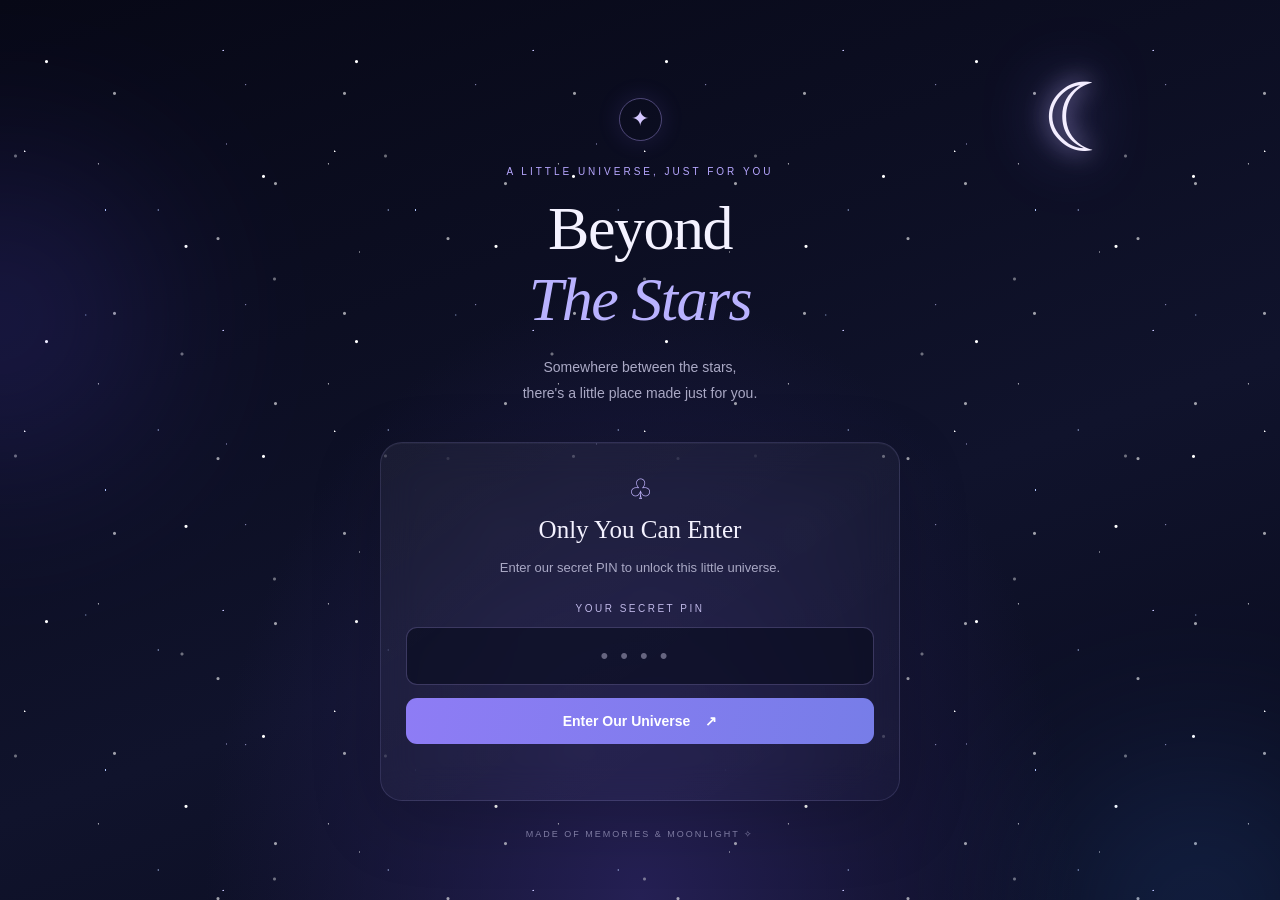
<file: index.html>
<!DOCTYPE html>
<html lang="en">
<head>
  <meta charset="UTF-8">
  <meta name="viewport" content="width=device-width, initial-scale=1.0">
  <meta name="theme-color" content="#070816">
  <title>Beyond The Stars ✦</title>
  <link rel="stylesheet" href="style.css">
</head>
<body>
  <div class="sky" aria-hidden="true">
    <div class="stars"></div>
    <div class="moon" id="moon">☾</div>
    <div class="glow glow-one"></div>
    <div class="glow glow-two"></div>
  </div>

  <main class="lock-container">
    <div class="planet-icon">✦</div>

    <p class="eyebrow">A LITTLE UNIVERSE, JUST FOR YOU</p>

    <h1>Beyond <span>The Stars</span></h1>

    <p class="subtitle">
      Somewhere between the stars,<br>
      there's a little place made just for you.
    </p>

    <div class="lock-card">
      <div class="lock-icon">♧</div>
      <h2>Only You Can Enter</h2>
      <p class="lock-description">
        Enter our secret PIN to unlock this little universe.
      </p>

      <form id="pinForm">
        <label for="pin">YOUR SECRET PIN</label>
        <input
          type="password"
          id="pin"
          placeholder="••••"
          inputmode="numeric"
          maxlength="4"
          autocomplete="off"
          required
        >

        <button type="submit" id="unlockBtn">
          Enter Our Universe <span>↗</span>
        </button>

        <p id="message" role="status" aria-live="polite"></p>
      </form>
    </div>

    <p class="bottom-note">MADE OF MEMORIES & MOONLIGHT ✧</p>
  </main>

  <script src="script.js"></script>
</body>
</html>
</file>
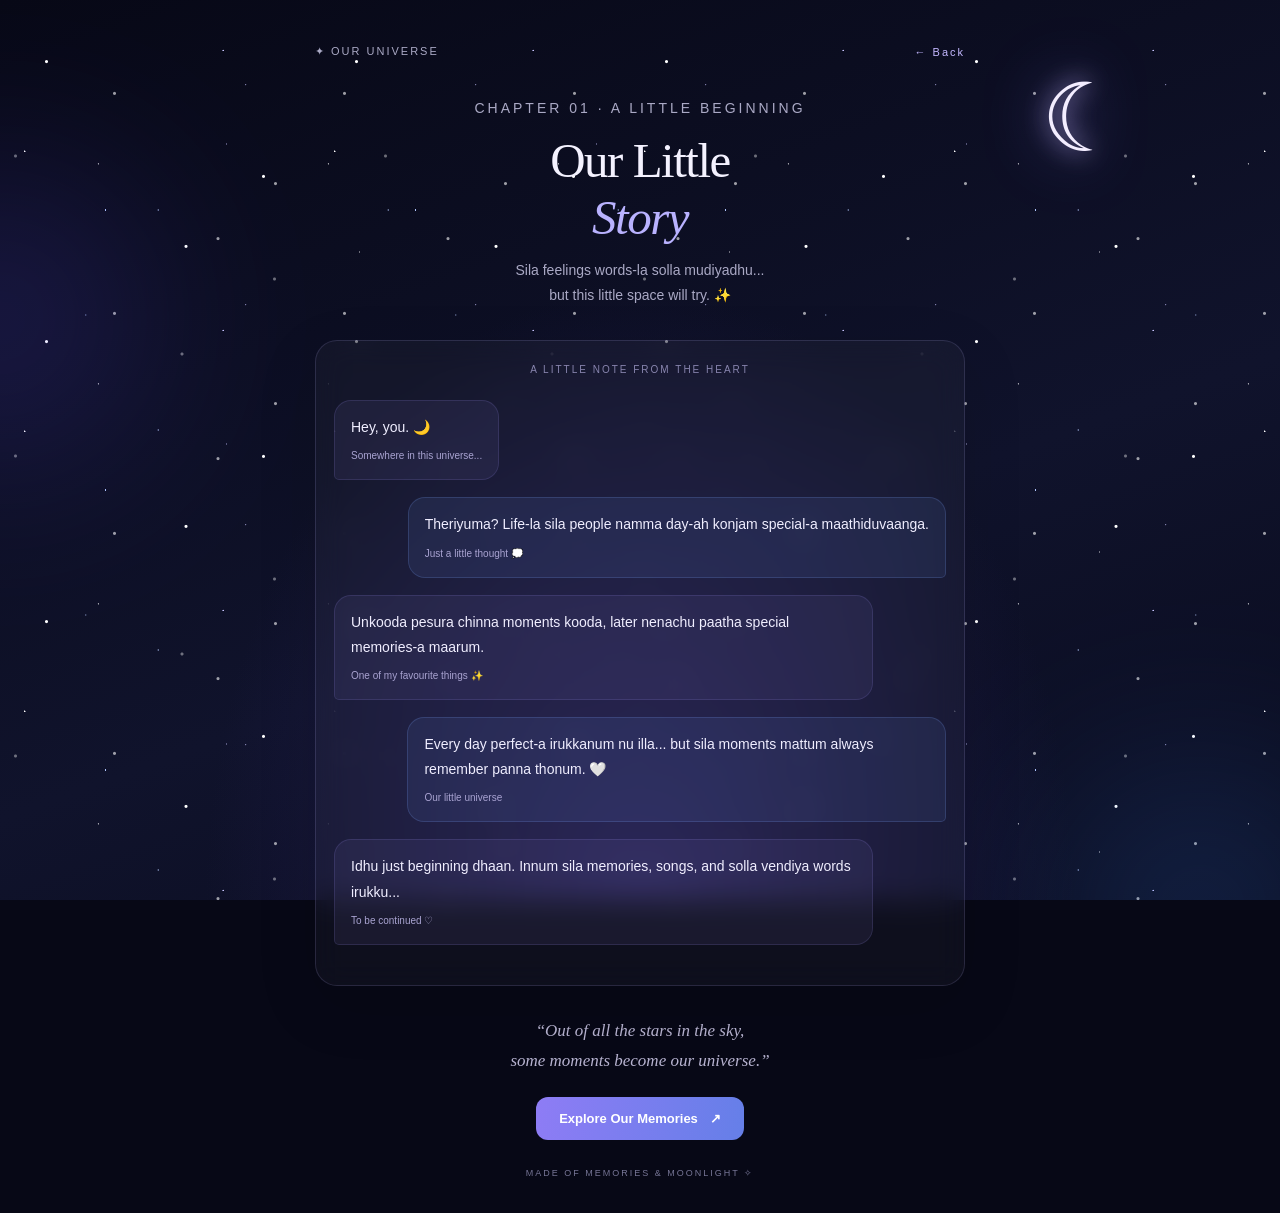
<file: chat.html>
<!DOCTYPE html>
<html lang="en">
<head>
  <meta charset="UTF-8">
  <meta name="viewport" content="width=device-width, initial-scale=1.0">
  <meta name="theme-color" content="#070816">
  <title>Our Little Story ✨</title>
  <link rel="stylesheet" href="style.css">

  <style>
    .story-page {
      position: relative;
      z-index: 1;
      width: min(100% - 30px, 650px);
      min-height: 100vh;
      margin: auto;
      padding: 45px 0 35px;
    }

    .story-top {
      display: flex;
      justify-content: space-between;
      align-items: center;
      margin-bottom: 38px;
      color: #aaa9c5;
      font-size: 11px;
      letter-spacing: 2px;
    }

    .story-top a {
      color: #c4b8ff;
      text-decoration: none;
    }

    .story-heading {
      text-align: center;
      margin-bottom: 32px;
    }

    .story-heading h1 {
      font-size: clamp(35px, 7vw, 49px);
    }

    .story-heading p {
      margin-top: 12px;
      color: #aaa9c5;
      font-size: 14px;
      line-height: 1.8;
    }

    .chat-box {
      padding: 23px 18px;
      border: 1px solid #b8b5ff26;
      border-radius: 22px;
      background: #ffffff08;
      backdrop-filter: blur(14px);
      box-shadow: 0 20px 60px #00000020;
    }

    .chat-date {
      text-align: center;
      margin-bottom: 25px;
      color: #8885ae;
      font-size: 10px;
      letter-spacing: 2px;
    }

    .chat-message {
      width: fit-content;
      max-width: 88%;
      padding: 14px 16px;
      margin-bottom: 17px;
      border: 1px solid #a79aff25;
      border-radius: 17px 17px 17px 5px;
      background: #8174c21a;
      color: #f0eeff;
      font-size: 14px;
      line-height: 1.8;
      opacity: 0;
      animation: appear 0.7s ease forwards;
    }

    .chat-message small {
      display: block;
      margin-top: 7px;
      color: #aaa4d2;
      font-size: 10px;
    }

    .chat-message.right {
      margin-left: auto;
      border-radius: 17px 17px 5px 17px;
      border-color: #80aaff30;
      background: #6588d51c;
    }

    .chat-message:nth-child(2) { animation-delay: 0.3s; }
    .chat-message:nth-child(3) { animation-delay: 1s; }
    .chat-message:nth-child(4) { animation-delay: 1.7s; }
    .chat-message:nth-child(5) { animation-delay: 2.4s; }
    .chat-message:nth-child(6) { animation-delay: 3.1s; }

    .story-end {
      margin-top: 30px;
      text-align: center;
    }

    .story-end p {
      margin-bottom: 20px;
      color: #b7b3d0;
      font-family: Georgia, serif;
      font-style: italic;
      font-size: 17px;
      line-height: 1.8;
    }

    .next-button {
      display: inline-flex;
      align-items: center;
      justify-content: center;
      gap: 12px;
      padding: 14px 23px;
      border-radius: 12px;
      background: linear-gradient(100deg, #8e7cf5, #657fe8);
      color: white;
      font-size: 13px;
      font-weight: 600;
      text-decoration: none;
      transition: transform 0.25s;
    }

    .next-button:hover {
      transform: translateY(-3px);
    }

    .story-footer {
      margin-top: 28px;
      color: #777697;
      text-align: center;
      font-size: 9px;
      letter-spacing: 2px;
    }

    @keyframes appear {
      from { opacity: 0; transform: translateY(12px); }
      to { opacity: 1; transform: translateY(0); }
    }

    @media (max-width: 480px) {
      .story-page { padding-top: 30px; }
      .chat-box { padding: 19px 13px; }
      .chat-message { font-size: 13px; }
    }

    @media (prefers-reduced-motion: reduce) {
      .chat-message { animation: none; opacity: 1; }
    }
  </style>
</head>

<body>
  <div class="sky" aria-hidden="true">
    <div class="stars"></div>
    <div class="moon" id="moon">☾</div>
    <div class="glow glow-one"></div>
    <div class="glow glow-two"></div>
  </div>

  <main class="story-page">
    <div class="story-top">
      <span>✦ OUR UNIVERSE</span>
      <a href="index.html">← Back</a>
    </div>

    <header class="story-heading">
      <p class="eyebrow">CHAPTER 01 · A LITTLE BEGINNING</p>
      <h1>Our Little <span>Story</span></h1>
      <p>
        Sila feelings words-la solla mudiyadhu...<br>
        but this little space will try. ✨
      </p>
    </header>

    <section class="chat-box" aria-label="Our story messages">
      <p class="chat-date">A LITTLE NOTE FROM THE HEART</p>

      <div class="chat-message">
        Hey, you. 🌙
        <small>Somewhere in this universe...</small>
      </div>

      <div class="chat-message right">
        Theriyuma? Life-la sila people namma day-ah
        konjam special-a maathiduvaanga.
        <small>Just a little thought 💭</small>
      </div>

      <div class="chat-message">
        Unkooda pesura chinna moments kooda,
        later nenachu paatha special memories-a maarum.
        <small>One of my favourite things ✨</small>
      </div>

      <div class="chat-message right">
        Every day perfect-a irukkanum nu illa...
        but sila moments mattum always remember
        panna thonum. 🤍
        <small>Our little universe</small>
      </div>

      <div class="chat-message">
        Idhu just beginning dhaan.
        Innum sila memories, songs, and
        solla vendiya words irukku...
        <small>To be continued ♡</small>
      </div>
    </section>

    <div class="story-end">
      <p>
        “Out of all the stars in the sky,<br>
        some moments become our universe.”
      </p>

      <a class="next-button" href="gallery.html">
        Explore Our Memories <span>↗</span>
      </a>
    </div>

    <p class="story-footer">MADE OF MEMORIES & MOONLIGHT ✧</p>
  </main>

  <script>
    const moon = document.getElementById("moon");

    moon.addEventListener("click", function () {
      moon.textContent = moon.textContent === "☾" ? "☽" : "☾";
      moon.style.color = "#c9c0ff";
    });
  </script>
</body>
</html>
</file>
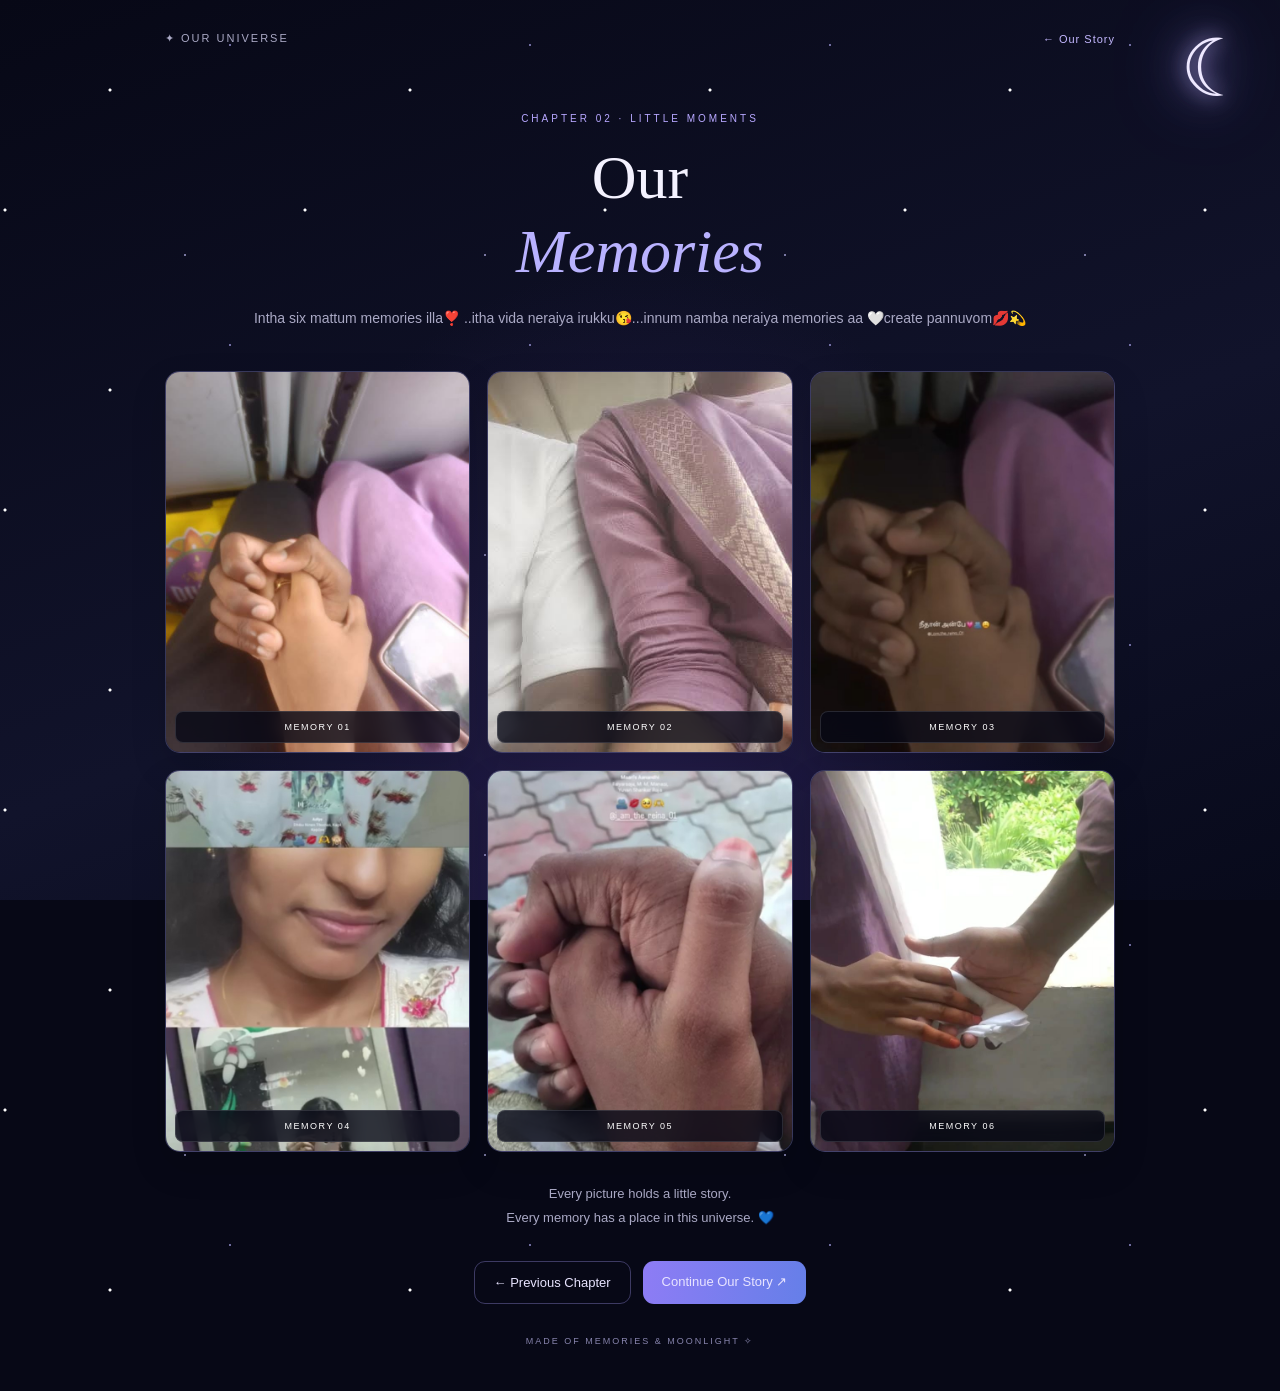
<file: gallery.html>
<!DOCTYPE html>
<html lang="en">
<head>
  <meta charset="UTF-8">
  <meta name="viewport" content="width=device-width, initial-scale=1.0">
  <meta name="theme-color" content="#070816">
  <title>Our Memories ✦</title>

  <style>
    * {
      margin: 0;
      padding: 0;
      box-sizing: border-box;
    }

    body {
      min-height: 100vh;
      overflow-x: hidden;
      background: #070816;
      color: #f4f2ff;
      font-family: "Segoe UI", Arial, sans-serif;
    }

    .sky {
      position: fixed;
      inset: 0;
      overflow: hidden;
      pointer-events: none;
      background:
        radial-gradient(ellipse at 50% 100%, #292052 0%, transparent 50%),
        linear-gradient(160deg, #070816, #11132b 60%, #080a1b);
      z-index: 0;
    }

    
.stars {
  position: fixed;
  inset: -50%;
  width: 200%;
  height: 200%;
  pointer-events: none;

  background-image:
    radial-gradient(2px 2px at 15% 20%, #fff 50%, transparent 100%),
    radial-gradient(1px 1px at 75% 35%, #c9c5ff 50%, transparent 100%),
    radial-gradient(2px 2px at 50% 80%, #fff 50%, transparent 100%),
    radial-gradient(1px 1px at 90% 65%, #b9b2ff 50%, transparent 100%);

  background-size: 300px 300px;

  animation: movingStars 30s linear infinite;
}

@keyframes movingStars {
  from {
    transform: translate(0, 0);
  }

  to {
    transform: translate(-100px, -150px);
  }
}


    
.moon {
  position: fixed;
  top: 22px;
  right: 28px;
  color: #eee8ff;
  font-size: 80px;
  text-shadow:
    0 0 20px #c5b7ff,
    0 0 45px #a99aff,
    0 0 75px #8476ff;
  animation: float 4s ease-in-out infinite;
  cursor: pointer;
  z-index: 2;
}


    .gallery-page {
      position: relative;
      z-index: 1;
      width: min(92%, 950px);
      margin: auto;
      padding: 32px 0 45px;
    }

    .top-nav {
      display: flex;
      justify-content: space-between;
      align-items: center;
      gap: 12px;
      color: #aaa9c5;
      font-size: 11px;
      letter-spacing: 2px;
    }

    .top-nav a {
      color: #c4b8ff;
      text-decoration: none;
      letter-spacing: 1px;
    }

    .heading {
      margin: 65px 0 40px;
      text-align: center;
    }

    .eyebrow {
      color: #b7a7ff;
      font-size: 10px;
      letter-spacing: 3px;
      line-height: 1.8;
    }

    h1 {
      margin-top: 12px;
      font-family: Georgia, "Times New Roman", serif;
      font-weight: 400;
      font-size: clamp(40px, 7vw, 62px);
      line-height: 1.2;
    }

    h1 span {
      display: block;
      color: #b9b2ff;
      font-style: italic;
    }

    .heading-description {
      margin-top: 16px;
      color: #aaa9c5;
      font-size: 14px;
      line-height: 1.9;
    }

    .memory-grid {
      display: grid;
      grid-template-columns: repeat(3, minmax(0, 1fr));
      gap: 17px;
    }

    .memory {
      position: relative;
      display: block;
      width: 100%;
      aspect-ratio: 4 / 5;
      overflow: hidden;
      border: 1px solid #b8b5ff35;
      border-radius: 15px;
      background: linear-gradient(145deg, #252345, #111329);
      cursor: pointer;
      box-shadow: 0 15px 35px #00000025;
      transition: transform 0.3s, border-color 0.3s;
    }

    .memory:hover {
      transform: translateY(-5px);
      border-color: #b9aaff;
    }

    .memory img {
      width: 100%;
      height: 100%;
      display: block;
      object-fit: cover;
      transition: transform 0.45s;
    }

    .memory:hover img {
      transform: scale(1.05);
    }

    .memory-placeholder {
      position: absolute;
      inset: 0;
      display: flex;
      align-items: center;
      justify-content: center;
      flex-direction: column;
      gap: 13px;
      padding: 12px;
      color: #d4caff;
      background:
        radial-gradient(ellipse at center, #6656a72a, transparent 70%);
    }

    .memory-placeholder .symbol {
      font-size: 40px;
      text-shadow: 0 0 25px #b7a7ff77;
    }

    .memory-placeholder small {
      color: #b7b2d1;
      font-size: 11px;
      line-height: 1.6;
    }

    .memory-number {
      position: absolute;
      left: 9px;
      right: 9px;
      bottom: 9px;
      padding: 10px 5px;
      border: 1px solid #ffffff20;
      border-radius: 8px;
      background: #070816c9;
      color: white;
      font-size: 9px;
      letter-spacing: 1.5px;
      backdrop-filter: blur(10px);
    }

    .gallery-note {
      margin: 30px auto;
      color: #aaa9c5;
      text-align: center;
      font-size: 13px;
      line-height: 1.9;
    }

    .navigation-buttons {
      display: flex;
      flex-wrap: wrap;
      justify-content: center;
      gap: 12px;
      margin-top: 25px;
    }

    .navigation-buttons a {
      display: inline-block;
      padding: 13px 19px;
      border: 1px solid #aaa0ff55;
      border-radius: 11px;
      color: #e8e4ff;
      text-decoration: none;
      font-size: 13px;
      transition: transform 0.25s;
    }

    .navigation-buttons a:hover {
      transform: translateY(-2px);
    }

    .navigation-buttons .primary {
      border: 0;
      background: linear-gradient(100deg, #8e7cf5, #657fe8);
    }

    .footer {
      margin-top: 32px;
      color: #8885ae;
      text-align: center;
      font-size: 9px;
      letter-spacing: 2px;
    }

    /* Message popup */

    .message-overlay {
      position: fixed;
      inset: 0;
      z-index: 10;
      display: none;
      align-items: center;
      justify-content: center;
      padding: 22px;
      background: #03040df0;
      backdrop-filter: blur(12px);
    }

    .message-overlay.open {
      display: flex;
    }

    .message-card {
      position: relative;
      width: min(100%, 410px);
      padding: 40px 25px 30px;
      border: 1px solid #b8a9ff55;
      border-radius: 22px;
      background:
        radial-gradient(ellipse at top, #51458236, transparent 70%),
        linear-gradient(145deg, #171832, #0b0c20);
      box-shadow: 0 0 60px #8275ff22;
      text-align: center;
      animation: popup 0.35s ease;
    }

    .close-button {
      position: absolute;
      top: 10px;
      right: 15px;
      width: 35px;
      height: 35px;
      border: 0;
      background: transparent;
      color: #eeeaff;
      font-size: 28px;
      cursor: pointer;
    }

    .message-symbol {
      display: block;
      margin-bottom: 20px;
      color: #c7b9ff;
      font-size: 38px;
      text-shadow: 0 0 25px #8e7cf5;
    }

    .message-card h2 {
      margin-bottom: 15px;
      color: #c9c0ff;
      font-family: Georgia, serif;
      font-size: 25px;
      font-weight: 400;
    }

    .message-text {
      color: #f0eeff;
      font-family: Georgia, "Times New Roman", serif;
      font-size: 18px;
      line-height: 1.9;
    }

    .message-footer {
      display: block;
      margin-top: 25px;
      color: #aaa4d2;
      font-size: 9px;
      letter-spacing: 1.5px;
    }

    @keyframes twinkle {
      from { opacity: 0.4; }
      to { opacity: 1; }
    }

    @keyframes float {
      0%, 100% { transform: translateY(0); }
      50% { transform: translateY(-10px); }
    }

    @keyframes popup {
      from { opacity: 0; transform: translateY(15px) scale(0.97); }
      to { opacity: 1; transform: translateY(0) scale(1); }
    }

    @media (max-width: 600px) {
      .gallery-page {
        width: 94%;
        padding-top: 25px;
      }

      .moon {
        top: 5%;
        right: 5%;
        font-size: 48px;
      }

      .heading {
        margin: 60px 0 28px;
      }

      .memory-grid {
        gap: 9px;
      }

      .memory {
        border-radius: 10px;
      }

      .memory-placeholder {
        gap: 7px;
        padding: 5px;
      }

      .memory-placeholder .symbol {
        font-size: 27px;
      }

      .memory-placeholder small {
        font-size: 9px;
      }

      .memory-number {
        left: 4px;
        right: 4px;
        bottom: 4px;
        padding: 7px 2px;
        font-size: 7px;
        letter-spacing: 0.7px;
      }

      .heading-description {
        font-size: 12px;
      }
    }

    @media (prefers-reduced-motion: reduce) {
      *, *::before, *::after {
        animation-duration: 0.01ms !important;
        transition-duration: 0.01ms !important;
      }
    }
  </style>
</head>

<body>
  <div class="sky" aria-hidden="true">
    <div class="stars"></div>
    <div class="moon" id="moon">☾</div>
  </div>

  <main class="gallery-page">

    <nav class="top-nav">
      <span>✦ OUR UNIVERSE</span>
      <a href="chat.html">← Our Story</a>
    </nav>

    <header class="heading">
      <p class="eyebrow">CHAPTER 02 · LITTLE MOMENTS</p>
      <h1>Our <span>Memories</span></h1>
      <p class="heading-description">
        Intha six mattum memories illa❣️ ..itha vida neraiya irukku😘...innum namba neraiya memories aa 🤍create pannuvom💋💫
      </p>
    </header>

    <section class="memory-grid" aria-label="Six memories">

      <!-- PHOTO 1 -->
      <button class="memory"
        data-title="A Little Moment"
        data-message="Intha pic😻 en life le marakka mudiyatha oru pic🤗... because namba 😘1st meet appo eduthathu🤍...then 1st uu edutha pic um itha 💋..so ithu romba romba 💗special aana oru pic💫">

        <img src="photo1.jpg" alt="Memory one"
          onerror="this.style.display='none'; this.nextElementSibling.style.display='flex';">

        <div class="memory-placeholder" style="display:none">
          <span class="symbol">☾</span>
          <small>Photo 1</small>
        </div>

        <span class="memory-number">MEMORY 01</span>
      </button>

      <!-- PHOTO 2 -->
      <button class="memory"
        data-title="A Favourite Memory"
        data-message="Intha pic um appotha eduthom🤗..but ithu naabagam ✨irukka❣️...nee epdi edukanumnu solli edutha pic ithu🥰...ithuvum enakku💋 romba special 🤍aana oru pic...itha paakumbothula unkuda 💟iruntha antha moment naabagam varum💗">

        <img src="photo2.jpg" alt="Memory two"
          onerror="this.style.display='none'; this.nextElementSibling.style.display='flex';">

        <div class="memory-placeholder" style="display:none">
          <span class="symbol">✦</span>
          <small>Photo 2</small>
        </div>

        <span class="memory-number">MEMORY 02</span>
      </button>

      <!-- PHOTO 3 -->
      <button class="memory"
        data-title="Our Little Story"
        data-message="Ithutha nee 1st time 💋enakkaga vacha story 😻.....then athula irukka antha🫂 line and antha song ume athukapparam enakku romba spl 💫aanatha maariduchi...itha nee enakkaga vacha ✨the enakkula periya surprise tha🤍💗">

        <img src="photo3.jpg" alt="Memory three"
          onerror="this.style.display='none'; this.nextElementSibling.style.display='flex';">

        <div class="memory-placeholder" style="display:none">
          <span class="symbol">♡</span>
          <small>Photo 3</small>
        </div>

        <span class="memory-number">MEMORY 03</span>
      </button>

      <!-- PHOTO 4 -->
      <button class="memory"
        data-title="Always Remember"
        data-message="Intha pic la naa unakku send panna 🫣...but nee atha story poduvanu Naa 🥹expect pannave illa...nee atha vachitta🥰...but naa anaikku 😘full aa avvalavu happy 😍aa atha neraiya time paathuttu iruntha💋...ithula irukka song Naa appotha 💟1st time kettane...nee yosikkalam🤔...ithula enna irukkunu🫂 ...intha chinna efforts kuda nee enakkaga 💗✨eduthu panirukkala...atha enakku spl ee🤍💫">

        <img src="photo4.jpg" alt="Memory four"
          onerror="this.style.display='none'; this.nextElementSibling.style.display='flex';">

        <div class="memory-placeholder" style="display:none">
          <span class="symbol">✧</span>
          <small>Photo 4</small>
        </div>

        <span class="memory-number">MEMORY 04</span>
      </button>

      <!-- PHOTO 5 -->
      <button class="memory"
        data-title="A Little Magic"
        data-message="Intha pic naabagam irukka🤗....ithu anaikku unkuda ponumnu 🥰Naa avvalavu aasaiya iruntha🫂...but some reasons naala athu anaikku nadakkala 🥺....but irunthalume unna anaikku paathu 😍unkuda time spend 😊pannanumnu nenaicha😘....athe maari anaikku nadanthuchum💋❣️ kuda.....😻anaikkume life la marakka mudiyatha oru memories tha🤍💫💗">

        <img src="photo5.jpg" alt="Memory five"
          onerror="this.style.display='none'; this.nextElementSibling.style.display='flex';">

        <div class="memory-placeholder" style="display:none">
          <span class="symbol">☄</span>
          <small>Photo 5</small>
        </div>

        <span class="memory-number">MEMORY 05</span>
      </button>

      <!-- PHOTO 6 -->
      <button class="memory"
        data-title="To Be Continued"
        data-message="Ithula Naa unakku kudutha antha kerchief 💫 aa naa thaniya meet panni kudaukanumnula evvalvo plan panna ❣️but athu nadakula😖...irunthalume ipdi kuduthathum🥰 oru nallathutha🤗... because ithu kudukura video irukku🫂💗...athu paakumbothume avvalavu happy aa irukkum🤍💫💋">

        <img src="photo6.jpg" alt="Memory six"
          onerror="this.style.display='none'; this.nextElementSibling.style.display='flex';">

        <div class="memory-placeholder" style="display:none">
          <span class="symbol">∞</span>
          <small>Photo 6</small>
        </div>

        <span class="memory-number">MEMORY 06</span>
      </button>

    </section>

    <p class="gallery-note">
      Every picture holds a little story.<br>
      Every memory has a place in this universe. 💙
    </p>

    <div class="navigation-buttons">
      <a href="chat.html">← Previous Chapter</a>
      <a href="video.html" class="primary">Continue Our Story ↗</a>
    </div>

    <p class="footer">MADE OF MEMORIES & MOONLIGHT ✧</p>

  </main>

  <!-- MESSAGE POPUP -->
  <div class="message-overlay" id="messageOverlay"
       role="dialog" aria-modal="true" aria-labelledby="popupTitle">

    <div class="message-card">
      <button class="close-button" id="closePopup"
        aria-label="Close message">×</button>

      <span class="message-symbol">✧</span>

      <h2 id="popupTitle">A Little Message</h2>

      <p class="message-text" id="popupMessage"></p>

      <span class="message-footer">
        A LITTLE NOTE FROM THE HEART 💙
      </span>
    </div>

  </div>

  <script>
    const memoryCards = document.querySelectorAll(".memory");
    const messageOverlay = document.getElementById("messageOverlay");
    const popupTitle = document.getElementById("popupTitle");
    const popupMessage = document.getElementById("popupMessage");
    const closePopup = document.getElementById("closePopup");
    const moon = document.getElementById("moon");

    // Click each photo to reveal its unique message
    memoryCards.forEach(function (card) {
      card.addEventListener("click", function () {
        popupTitle.textContent = card.dataset.title;
        popupMessage.textContent = card.dataset.message;
        messageOverlay.classList.add("open");
        closePopup.focus();
      });
    });

    function hidePopup() {
      messageOverlay.classList.remove("open");
    }

    closePopup.addEventListener("click", hidePopup);

    messageOverlay.addEventListener("click", function (event) {
      if (event.target === messageOverlay) {
        hidePopup();
      }
    });

    document.addEventListener("keydown", function (event) {
      if (event.key === "Escape") {
        hidePopup();
      }
    });

    // Moon-click easter egg
    moon.addEventListener("click", function () {
      moon.textContent = moon.textContent === "☾" ? "☽" : "☾";
      moon.style.color = "#c9c0ff";
    });
  </script>
</body>
</html>
</file>
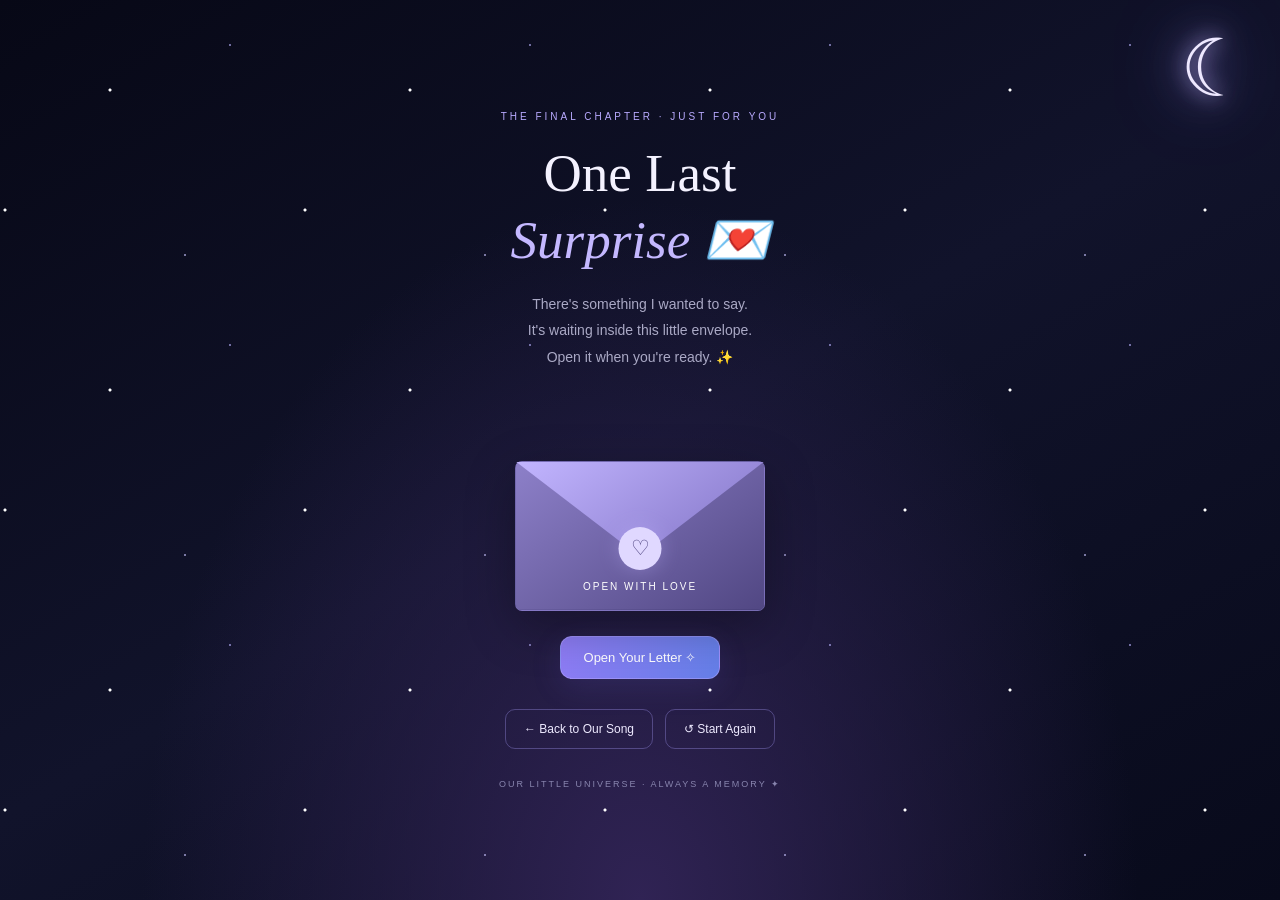
<file: letter.html>
<!DOCTYPE html>
<html lang="en">
<head>
  <meta charset="UTF-8">
  <meta name="viewport" content="width=device-width, initial-scale=1.0">
  <meta name="theme-color" content="#070816">
  <title>One Last Surprise 💌</title>

  <style>
    * {
      margin: 0;
      padding: 0;
      box-sizing: border-box;
    }

    body {
      min-height: 100vh;
      background:
        radial-gradient(ellipse at 50% 100%, #302354, transparent 55%),
        linear-gradient(150deg, #070816, #11132b, #080a1b);
      color: #f4f2ff;
      font-family: "Segoe UI", Arial, sans-serif;
      overflow-x: hidden;
    }

   
     
.stars {
  position: fixed;
  inset: -50%;
  width: 200%;
  height: 200%;
  pointer-events: none;

  background-image:
    radial-gradient(2px 2px at 15% 20%, #fff 50%, transparent 100%),
    radial-gradient(1px 1px at 75% 35%, #c9c5ff 50%, transparent 100%),
    radial-gradient(2px 2px at 50% 80%, #fff 50%, transparent 100%),
    radial-gradient(1px 1px at 90% 65%, #b9b2ff 50%, transparent 100%);

  background-size: 300px 300px;

  animation: movingStars 30s linear infinite;
}

@keyframes movingStars {
  from {
    transform: translate(0, 0);
  }

  to {
    transform: translate(-100px, -150px);
  }
}

   

    
.moon {
  position: fixed;
  top: 22px;
  right: 28px;
  color: #eee8ff;
  font-size: 80px;
  text-shadow:
    0 0 20px #c5b7ff,
    0 0 45px #a99aff,
    0 0 75px #8476ff;
  animation: float 4s ease-in-out infinite;
  cursor: pointer;
  z-index: 2;
}


    .page {
      position: relative;
      z-index: 1;
      width: min(92%, 650px);
      min-height: 100vh;
      margin: auto;
      padding: 35px 0;
      display: flex;
      flex-direction: column;
      align-items: center;
      justify-content: center;
      text-align: center;
    }

    .eyebrow {
      color: #b9aaff;
      font-size: 10px;
      letter-spacing: 3px;
    }

    h1 {
      margin-top: 18px;
      font-family: Georgia, serif;
      font-weight: 400;
      font-size: clamp(35px, 7vw, 53px);
      line-height: 1.25;
    }

    h1 span {
      display: block;
      color: #c4b8ff;
      font-style: italic;
    }

    .intro {
      max-width: 420px;
      margin: 18px 0 35px;
      color: #aaa9c5;
      font-size: 14px;
      line-height: 1.9;
    }

    /* Envelope */

    .envelope-area {
      width: 250px;
      height: 190px;
      position: relative;
      margin: 15px auto 25px;
      perspective: 900px;
    }

    .envelope {
      position: absolute;
      bottom: 0;
      width: 100%;
      height: 150px;
      border: 1px solid #b8a9ff65;
      border-radius: 7px;
      background: linear-gradient(145deg, #6559a1, #332e63);
      box-shadow: 0 15px 50px #00000050;
      cursor: pointer;
    }

    .envelope::before {
      content: "";
      position: absolute;
      inset: 0;
      z-index: 2;
      background: linear-gradient(145deg, #8d80c9, #514783);
      clip-path: polygon(0 0, 50% 57%, 100% 0, 100% 100%, 0 100%);
      border-radius: 5px;
    }

    .flap {
      position: absolute;
      inset: 0 0 auto;
      z-index: 4;
      height: 95px;
      background: linear-gradient(145deg, #c2b5ff, #8072c4);
      clip-path: polygon(0 0, 100% 0, 50% 100%);
      transform-origin: top center;
      transition: transform 0.7s ease;
    }

    .seal {
      position: absolute;
      left: 50%;
      top: 65px;
      z-index: 5;
      width: 43px;
      height: 43px;
      display: flex;
      align-items: center;
      justify-content: center;
      transform: translateX(-50%);
      border-radius: 50%;
      background: #e0d8ff;
      color: #514783;
      font-size: 21px;
      box-shadow: 0 0 20px #c2b5ff55;
      transition: opacity 0.3s;
    }

    .envelope-label {
      position: absolute;
      bottom: 18px;
      left: 0;
      right: 0;
      z-index: 6;
      color: #fff;
      font-size: 10px;
      letter-spacing: 2px;
    }

    .letter-paper {
      position: absolute;
      left: 10px;
      right: 10px;
      bottom: 10px;
      height: 125px;
      padding: 18px 10px;
      border-radius: 5px;
      background: #f4f0ff;
      color: #292347;
      font-family: Georgia, serif;
      font-size: 14px;
      opacity: 0;
      transition: transform 0.8s ease, opacity 0.6s;
    }

    .envelope-area.open .flap {
      transform: rotateX(180deg);
      z-index: 1;
    }

    .envelope-area.open .seal {
      opacity: 0;
    }

    .envelope-area.open .letter-paper {
      opacity: 1;
      transform: translateY(-75px);
    }

    .open-button {
      padding: 13px 23px;
      border: 1px solid #b8a9ff70;
      border-radius: 12px;
      background: linear-gradient(100deg, #8e7cf5, #657fe8);
      color: white;
      font-size: 13px;
      cursor: pointer;
      box-shadow: 0 8px 30px #7065df25;
      transition: transform 0.25s;
    }

    .open-button:hover {
      transform: translateY(-2px);
    }

    /* Revealed letter */

    .letter {
      display: none;
      width: 100%;
      margin-top: 25px;
      padding: 30px 25px;
      border: 1px solid #b8a9ff50;
      border-radius: 18px;
      background: linear-gradient(145deg, #ffffff0c, #ffffff05);
      box-shadow: 0 20px 55px #00000030;
      text-align: left;
      animation: reveal 0.9s ease;
    }

    .letter.show {
      display: block;
    }

    .letter-heading {
      margin-bottom: 20px;
      color: #c8bdff;
      font-family: Georgia, serif;
      font-size: 26px;
      font-weight: 400;
      text-align: center;
    }

    .letter-content {
      color: #e7e4f7;
      font-family: Georgia, "Times New Roman", serif;
      font-size: 15px;
      line-height: 2;
      white-space: pre-line;
    }

    .signature {
      margin-top: 25px;
      color: #c8bdff;
      font-family: Georgia, serif;
      font-size: 19px;
      font-style: italic;
      text-align: right;
    }

    .navigation {
      display: flex;
      flex-wrap: wrap;
      justify-content: center;
      gap: 12px;
      margin-top: 30px;
    }

    .navigation a {
      padding: 12px 18px;
      border: 1px solid #aaa0ff55;
      border-radius: 10px;
      color: #eeeaff;
      text-decoration: none;
      font-size: 12px;
    }

    .footer {
      margin-top: 30px;
      color: #8885ae;
      font-size: 9px;
      letter-spacing: 2px;
    }

    @keyframes twinkle {
      from { opacity: 0.4; }
      to { opacity: 1; }
    }

    @keyframes float {
      0%, 100% { transform: translateY(0); }
      50% { transform: translateY(-8px); }
    }

    @keyframes reveal {
      from { opacity: 0; transform: translateY(15px); }
      to { opacity: 1; transform: translateY(0); }
    }

    @media (max-width: 480px) {
      .moon {
        top: 12px;
        right: 15px;
        font-size: 38px;
      }

      .letter {
        padding: 24px 18px;
      }

      .letter-content {
        font-size: 14px;
      }
    }

    @media (prefers-reduced-motion: reduce) {
      *, *::before, *::after {
        animation-duration: 0.01ms !important;
        transition-duration: 0.01ms !important;
      }
    }
  </style>
</head>

<body>
  <div class="stars"></div>
  <div class="moon">☾</div>

  <main class="page">
    <p class="eyebrow">THE FINAL CHAPTER · JUST FOR YOU</p>

    <h1>One Last <span>Surprise 💌</span></h1>

    <p class="intro">
      There's something I wanted to say.<br>
      It's waiting inside this little envelope.<br>
      Open it when you're ready. ✨
    </p>

    <div class="envelope-area" id="envelopeArea">
      <div class="letter-paper">
        A little letter,<br>
        with a lot of meaning. ♡
      </div>

      <div class="envelope" aria-hidden="true">
        <div class="flap"></div>
        <div class="seal">♡</div>
        <span class="envelope-label">OPEN WITH LOVE</span>
      </div>
    </div>

    <button class="open-button" id="openLetter">
      Open Your Letter ✧
    </button>

    <article class="letter" id="letter">
      <h2 class="letter-heading">A Little Note From My Heart</h2>

      <p class="letter-content">Namba love panni one year aaga pothu🤍💋💫...itha naa unakku crt aa November 24 send panlamnu nenaicha 😶...but paravala🤗 munadiye send pandra😻....intha one year unkuda Naa happy aa irunthirukka💋😍...athe samaiyam neraiya hurt un aagirukka🤐...naanum unna neraiya hurt panirukka😔...athu ellathukkume romba romba sorry 🥺🤧... ithukapram unna hurt pannatha maari Naa nadanthuppa💟💗.....unala Naa neraiya vishayam kathukutta🤍🫂....then athu ellathukkume romba thanks 🙏🏻✨
        
        Enakku enna soldrathune therila😊.... because nee vanthathukku apram😍en life la enna problem vanthalume🤧Naa happy aa irukurathukku ore reason nee mattum tha🥹....then Naa happy aa irukka reason um neetha🫂 ...nee evvalvutha ena hurt aakkunalume😢 enakku un mela konjam kuda kovam la varathu💗...yenu therila unna avvalavu pudikkum🤍...unna miss panida kudathunu mattum😩confident aa crt aa irukka😻....Ippa nambalukulla distance irukalam🥺....but unna pathi yosikkatha second illa🫠 ....ithula unakku epdi therithunu tharila🙂...but naa sollanumnu nenaichathu ithula😔...so atha Naa intha letter la soldra🫤...innum neraiya irukku aana enakku🙊athula epdi soldrathunu therila❤️‍🩹..onnu mattum ennala crt aa solla mudium✨....nee illana naa illa🤍❤️‍🩹... avvalavutha.....I love you🤍😘...I love you as always💗🫂💫.....nee epdi vantha😶yen vanthanula🤔enakku theriyathu😞...but nee vanthutta ithukapram Naa iruppa unkuda❣️ athu entha situation aana irunthalume🤗I love you chloooo 🤍🫂😘💋🌙

        Sometimes illa most of the time nee pandra vishayam ellame enakku hurt aagum🥺...but naa unkitta solla maatta🙂 .. because nee athunala hurt aaga kudathunu🫂...aana ippo athunala enakku romba hurt aaguthu🥲...atha Naa epdi react pandrathune theriyama🙃ena suthi irukkavanga😞kurippa appa amma melatha kaatra🫥...ithaiye Naa ippotha🤧realise panna ..so atha ithukapramum unakitta sollalana😶...ena vida appa amma kku tha athigama kastatha kudupanu therinchitha😓 unkitaiye Naa itha sonna...illana Ippa kuda unkitta sollirukka maata...😐nee pandrathula enakku feel aagum en mela unakku love illanu🥺....athunalatha appappo Naa unkitta keppa☹️.... because nee illana ena la irukka mudiyathu...unakke therium nee pesalana 😣Naa epdi irupanu...but athula ippo Naa evvalvo change panitta ...ippo la anthalavukula😌feel pandarthe illa...ithuvum bayamatha irukkum...yena enga enakku unmela irukka🫤priority and importance ellame koranjudumonu...itha nee padikumbothu🤔unakku vera maari kuda feel aagum...but it's ok😒...enakku feel aaguratha Naa unakku soldra🤐 ...nee ippavum itha purinjikka maatanum enkku therium😖...but parava illa unkitta sonna ndra oru aaruthale pothum enakku❤️‍🩹...enakuda pesu pesu konja neramathunu vanthu vanthu unkitta Kenji Kenji pesa soldrathu enakku oru maari irukku🤧😓.... because love indarthu thana varanum✨....ketto kenjiyo varathu illala💔...unakku puriumnu nenaikkura ithu🤍....
      </p>

      <p class="signature">With all my heart 🤍</p>
    </article>

    <div class="navigation">
      <a href="video.html">← Back to Our Song</a>
      <a href="index.html">↺ Start Again</a>
    </div>

    <p class="footer">OUR LITTLE UNIVERSE · ALWAYS A MEMORY ✦</p>
  </main>

  <script>
    const openButton = document.getElementById("openLetter");
    const envelopeArea = document.getElementById("envelopeArea");
    const letter = document.getElementById("letter");

    openButton.addEventListener("click", function () {
      envelopeArea.classList.add("open");
      letter.classList.add("show");
      openButton.textContent = "Your Surprise Is Opened ♡";

      letter.scrollIntoView({
        behavior: "smooth",
        block: "start"
      });

      openButton.disabled = true;
    });
  </script>
</body>
</html>
</file>
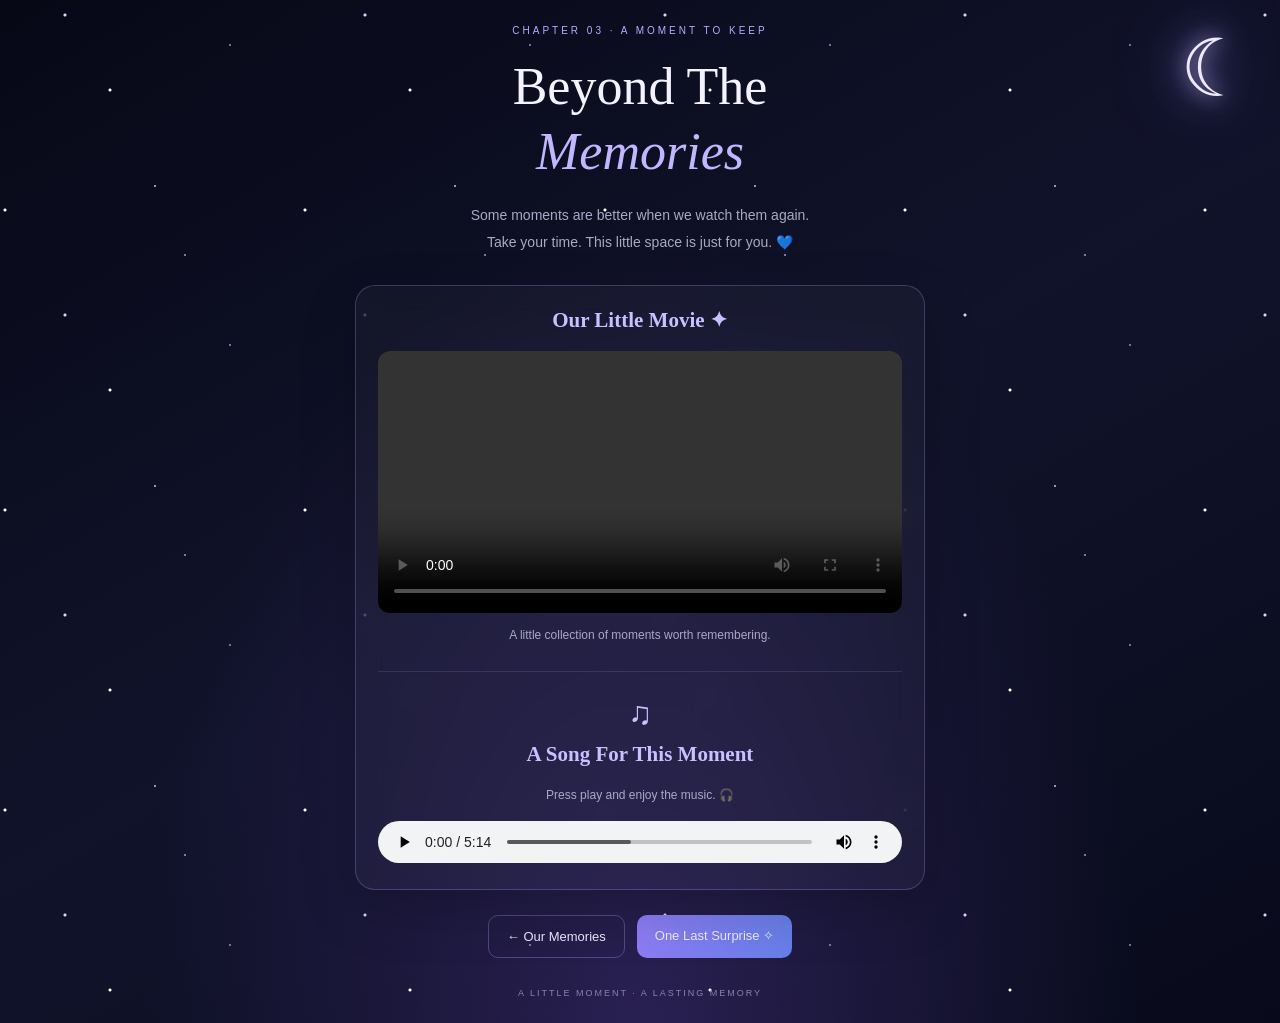
<file: video.html>
<!DOCTYPE html>
<html lang="en">
<head>
  <meta charset="UTF-8">
  <meta name="viewport" content="width=device-width, initial-scale=1.0">
  <meta name="theme-color" content="#070816">
  <title>Our Little Universe 💙</title>

  <style>
    * {
      margin: 0;
      padding: 0;
      box-sizing: border-box;
    }

    body {
      min-height: 100vh;
      background:
        radial-gradient(ellipse at 50% 100%, #292052, transparent 55%),
        linear-gradient(150deg, #070816, #11132b, #080a1b);
      color: #f4f2ff;
      font-family: "Segoe UI", Arial, sans-serif;
      display: flex;
      justify-content: center;
      align-items: center;
      padding: 25px;
      overflow-x: hidden;
    }

    /* MOVING STARS */
    .stars {
      position: fixed;
      inset: -50%;
      width: 200%;
      height: 200%;
      z-index: 0;
      pointer-events: none;

      background-image:
        radial-gradient(2px 2px at 15% 20%, #ffffff 50%, transparent 100%),
        radial-gradient(1px 1px at 75% 35%, #c9c5ff 50%, transparent 100%),
        radial-gradient(2px 2px at 50% 80%, #ffffff 50%, transparent 100%),
        radial-gradient(1px 1px at 90% 65%, #b9b2ff 50%, transparent 100%),
        radial-gradient(2px 2px at 35% 55%, #d8d3ff 50%, transparent 100%),
        radial-gradient(1px 1px at 65% 12%, #ffffff 50%, transparent 100%);

      background-size: 300px 300px;
      animation: movingStars 35s linear infinite,
                 twinkle 4s ease-in-out infinite alternate;
    }

    @keyframes movingStars {
      from {
        transform: translate(0, 0);
      }
      to {
        transform: translate(-100px, -150px);
      }
    }

    @keyframes twinkle {
      from { opacity: 0.4; }
      to { opacity: 1; }
    }

    /* BIG GLOWING MOON */
    .moon {
      position: fixed;
      top: 22px;
      right: 28px;
      color: #eee8ff;
      font-size: 80px;
      text-shadow:
        0 0 20px #c5b7ff,
        0 0 45px #a99aff,
        0 0 75px #8476ff;
      animation: float 4s ease-in-out infinite;
      cursor: pointer;
      z-index: 2;
      user-select: none;
    }

    @keyframes float {
      0%, 100% { transform: translateY(0); }
      50% { transform: translateY(-8px); }
    }

    /* MAIN CONTENT */
    .container {
      position: relative;
      z-index: 1;
      width: min(100%, 570px);
      text-align: center;
    }

    .eyebrow {
      color: #b9aaff;
      font-size: 10px;
      letter-spacing: 3px;
    }

    h1 {
      margin: 18px 0;
      font-family: Georgia, serif;
      font-weight: 400;
      font-size: clamp(35px, 7vw, 52px);
      line-height: 1.25;
    }

    h1 span {
      display: block;
      color: #c2b7ff;
      font-style: italic;
    }

    .description {
      color: #aaa9c5;
      font-size: 14px;
      line-height: 1.9;
      margin-bottom: 30px;
    }

    /* GLASS CARD */
    .glass-card {
      padding: 22px;
      border: 1px solid #b8a9ff40;
      border-radius: 20px;
      background: #ffffff08;
      box-shadow: 0 20px 55px #00000030;
      backdrop-filter: blur(15px);
    }

    .media-title {
      color: #c9c0ff;
      font-family: Georgia, serif;
      font-size: 21px;
      margin-bottom: 18px;
    }

    video {
      display: block;
      width: 100%;
      max-height: 360px;
      border-radius: 12px;
      background: #050610;
      object-fit: contain;
    }

    .video-note {
      margin-top: 12px;
      color: #aaa9c5;
      font-size: 12px;
      line-height: 1.7;
    }

    /* MUSIC PLAYER */
    .music-section {
      margin-top: 25px;
      padding-top: 23px;
      border-top: 1px solid #b8a9ff25;
    }

    .music-icon {
      display: block;
      margin-bottom: 10px;
      color: #c9c0ff;
      font-size: 32px;
      animation: musicGlow 2s ease-in-out infinite alternate;
    }

    @keyframes musicGlow {
      from { text-shadow: 0 0 5px #8476ff; }
      to { text-shadow: 0 0 25px #a99aff; }
    }

    audio {
      width: 100%;
      margin-top: 16px;
      height: 42px;
    }

    /* NAVIGATION */
    .navigation {
      display: flex;
      justify-content: center;
      flex-wrap: wrap;
      gap: 12px;
      margin-top: 25px;
    }

    .navigation a {
      display: inline-block;
      padding: 13px 18px;
      border: 1px solid #aaa0ff55;
      border-radius: 10px;
      color: #eeeaff;
      text-decoration: none;
      font-size: 13px;
      transition: transform 0.25s, background 0.25s;
    }

    .navigation a:hover {
      transform: translateY(-3px);
      background: #ffffff12;
    }

    .navigation .next {
      border: none;
      background: linear-gradient(100deg, #8e7cf5, #657fe8);
    }

    .footer {
      margin-top: 30px;
      color: #8885ae;
      font-size: 9px;
      letter-spacing: 2px;
    }

    /* MOBILE */
    @media (max-width: 480px) {
      body {
        padding: 18px;
      }

      .glass-card {
        padding: 15px;
      }

      .moon {
        font-size: 55px;
        top: 12px;
        right: 15px;
      }

      .eyebrow {
        font-size: 9px;
      }

      .description {
        font-size: 13px;
      }
    }

    @media (prefers-reduced-motion: reduce) {
      *, *::before, *::after {
        animation-duration: 0.01ms !important;
        transition-duration: 0.01ms !important;
      }
    }
  </style>
</head>

<body>

  <!-- Animated background -->
  <div class="stars" aria-hidden="true"></div>
  <div class="moon" id="moon" aria-label="Moon">☾</div>

  <main class="container">

    <p class="eyebrow">CHAPTER 03 · A MOMENT TO KEEP</p>

    <h1>
      Beyond The
      <span>Memories</span>
    </h1>

    <p class="description">
      Some moments are better when we watch them again.<br>
      Take your time. This little space is just for you. 💙
    </p>

    <!-- VIDEO SECTION -->
    <section class="glass-card">

      <h2 class="media-title">Our Little Movie ✦</h2>

      <video controls playsinline preload="metadata">
        <source src="our-video.mp4" type="video/mp4">
        Your browser does not support this video.
      </video>

      <p class="video-note">
        A little collection of moments worth remembering.
      </p>

      <!-- MUSIC SECTION -->
      <div class="music-section">

        <span class="music-icon">♫</span>

        <h2 class="media-title">A Song For This Moment</h2>

        <p class="video-note">
          Press play and enjoy the music. 🎧
        </p>

        <audio controls preload="metadata">
          <source src="song.mp3" type="audio/mpeg">
          Your browser does not support this audio.
        </audio>

      </div>

    </section>

    <!-- PAGE LINKS -->
    <div class="navigation">
      <a href="gallery.html">← Our Memories</a>
      <a href="letter.html" class="next">One Last Surprise ✧</a>
    </div>

    <p class="footer">
      A LITTLE MOMENT · A LASTING MEMORY
    </p>

  </main>

  <script>
    // Moon click effect
    const moon = document.getElementById("moon");

    moon.addEventListener("click", function () {
      moon.textContent = moon.textContent === "☾" ? "☽" : "☾";
    });
  </script>

</body>
</html>
</file>
<file: style.css>
* {
  margin: 0;
  padding: 0;
  box-sizing: border-box;
}

:root {
  --bg: #070816;
  --text: #f4f2ff;
  --muted: #aaa9c5;
  --purple: #a78bfa;
  --blue: #77a9ff;
}

body {
  min-height: 100vh;
  overflow-x: hidden;
  background: var(--bg);
  color: var(--text);
  font-family: "Segoe UI", Arial, sans-serif;
}

.sky {
  position: fixed;
  inset: 0;
  overflow: hidden;
  pointer-events: none;
  background:
    radial-gradient(ellipse at 50% 100%, #252054 0%, transparent 48%),
    linear-gradient(160deg, #070816, #10132c 60%, #090b1d);
  z-index: 0;
}

.stars,
.stars::before,
.stars::after {
  position: absolute;
  inset: 0;
  content: "";
  background-image:
    radial-gradient(2px 2px at 15% 22%, #fff 50%, transparent 100%),
    radial-gradient(1px 1px at 72% 18%, #c9c5ff 50%, transparent 100%),
    radial-gradient(2px 2px at 85% 63%, #fff 50%, transparent 100%),
    radial-gradient(1px 1px at 34% 75%, #b4caff 50%, transparent 100%),
    radial-gradient(2px 2px at 60% 88%, #fff 50%, transparent 100%),
    radial-gradient(1px 1px at 8% 54%, #fff 50%, transparent 100%);
  background-size: 310px 280px;
  animation: twinkle 5s ease-in-out infinite alternate;
}

.stars::before {
  transform: translate(80px, 45px);
  background-size: 230px 220px;
  opacity: 0.6;
}

.stars::after {
  transform: translate(-40px, 90px);
  background-size: 370px 300px;
  opacity: 0.4;
  animation-delay: 2s;
}

.moon {
  position: absolute;
  top: 7%;
  right: 12%;
  font-size: clamp(55px, 9vw, 95px);
  color: #f3edff;
  text-shadow: 0 0 25px #c5b7ff, 0 0 65px #8476ff;
  animation: float 5s ease-in-out infinite;
  cursor: pointer;
  pointer-events: auto;
  user-select: none;
}

.glow {
  position: absolute;
  width: 280px;
  height: 280px;
  border-radius: 50%;
  filter: blur(100px);
  opacity: 0.2;
}

.glow-one {
  top: 20%;
  left: -140px;
  background: #6655ff;
}

.glow-two {
  bottom: -150px;
  right: -60px;
  background: #428cff;
}

.lock-container {
  position: relative;
  z-index: 1;
  width: min(100% - 32px, 520px);
  min-height: 100vh;
  margin: auto;
  padding: 65px 0 28px;
  display: flex;
  flex-direction: column;
  align-items: center;
  justify-content: center;
  text-align: center;
}

.planet-icon {
  display: grid;
  place-items: center;
  width: 43px;
  height: 43px;
  border: 1px solid #b6a4ff66;
  border-radius: 50%;
  color: #d4c7ff;
  font-size: 22px;
  box-shadow: 0 0 25px #8b72ff24;
  margin-bottom: 22px;
}

.eyebrow {
  color: #b7a7ff;
  font-size: 10px;
  letter-spacing: 3px;
  line-height: 1.8;
}

h1 {
  margin-top: 12px;
  font-family: Georgia, "Times New Roman", serif;
  font-weight: 400;
  font-size: clamp(38px, 8vw, 62px);
  letter-spacing: -1.5px;
  line-height: 1.15;
}

h1 span {
  display: block;
  color: #b9b2ff;
  font-style: italic;
}

.subtitle {
  margin-top: 18px;
  color: var(--muted);
  font-size: 14px;
  line-height: 1.9;
}

.lock-card {
  width: 100%;
  margin-top: 35px;
  padding: 30px 25px 25px;
  border: 1px solid #b8b5ff26;
  border-radius: 22px;
  background: linear-gradient(145deg, #ffffff0c, #ffffff04);
  box-shadow: 0 20px 70px #00000030, inset 0 1px #ffffff0a;
  backdrop-filter: blur(18px);
}

.lock-icon {
  margin-bottom: 10px;
  color: #c3b6ff;
  font-size: 28px;
}

.lock-card h2 {
  font-family: Georgia, "Times New Roman", serif;
  font-weight: 400;
  font-size: 25px;
}

.lock-description {
  margin: 12px auto 24px;
  max-width: 300px;
  color: var(--muted);
  font-size: 13px;
  line-height: 1.8;
}

#pinForm {
  display: flex;
  flex-direction: column;
  gap: 13px;
}

#pinForm label {
  color: #c0b9e8;
  font-size: 10px;
  letter-spacing: 2.5px;
}

#pin {
  width: 100%;
  padding: 15px;
  border: 1px solid #9c91dc50;
  border-radius: 11px;
  outline: none;
  background: #080a1b99;
  color: white;
  text-align: center;
  font-size: 22px;
  letter-spacing: 12px;
  transition: border-color 0.25s, box-shadow 0.25s;
}

#pin:focus {
  border-color: #a99aff;
  box-shadow: 0 0 20px #8976ff20;
}

#pin::placeholder {
  color: #666580;
}

#unlockBtn {
  display: flex;
  align-items: center;
  justify-content: center;
  gap: 15px;
  width: 100%;
  padding: 15px;
  border: 0;
  border-radius: 11px;
  background: linear-gradient(100deg, #8e7cf5, #777de8);
  color: #fff;
  font-size: 14px;
  font-weight: 600;
  cursor: pointer;
  transition: transform 0.25s, filter 0.25s;
}

#unlockBtn:hover {
  transform: translateY(-2px);
  filter: brightness(1.12);
}

#message {
  min-height: 18px;
  color: #ffb4c7;
  font-size: 12px;
}

.bottom-note {
  margin-top: 28px;
  color: #8885ae;
  font-size: 9px;
  letter-spacing: 2px;
}

@keyframes twinkle {
  from { opacity: 0.45; }
  to { opacity: 1; }
}

@keyframes float {
  0%, 100% { transform: translateY(0); }
  50% { transform: translateY(-12px); }
}

@media (max-width: 480px) {
  .lock-container {
    padding-top: 90px;
    padding-bottom: 25px;
  }

  .moon {
    top: 2%;
    right: 7%;
  }

  .lock-card {
    margin-top: 27px;
    padding: 25px 19px 20px;
  }

  .subtitle {
    font-size: 13px;
  }
}
</file>
